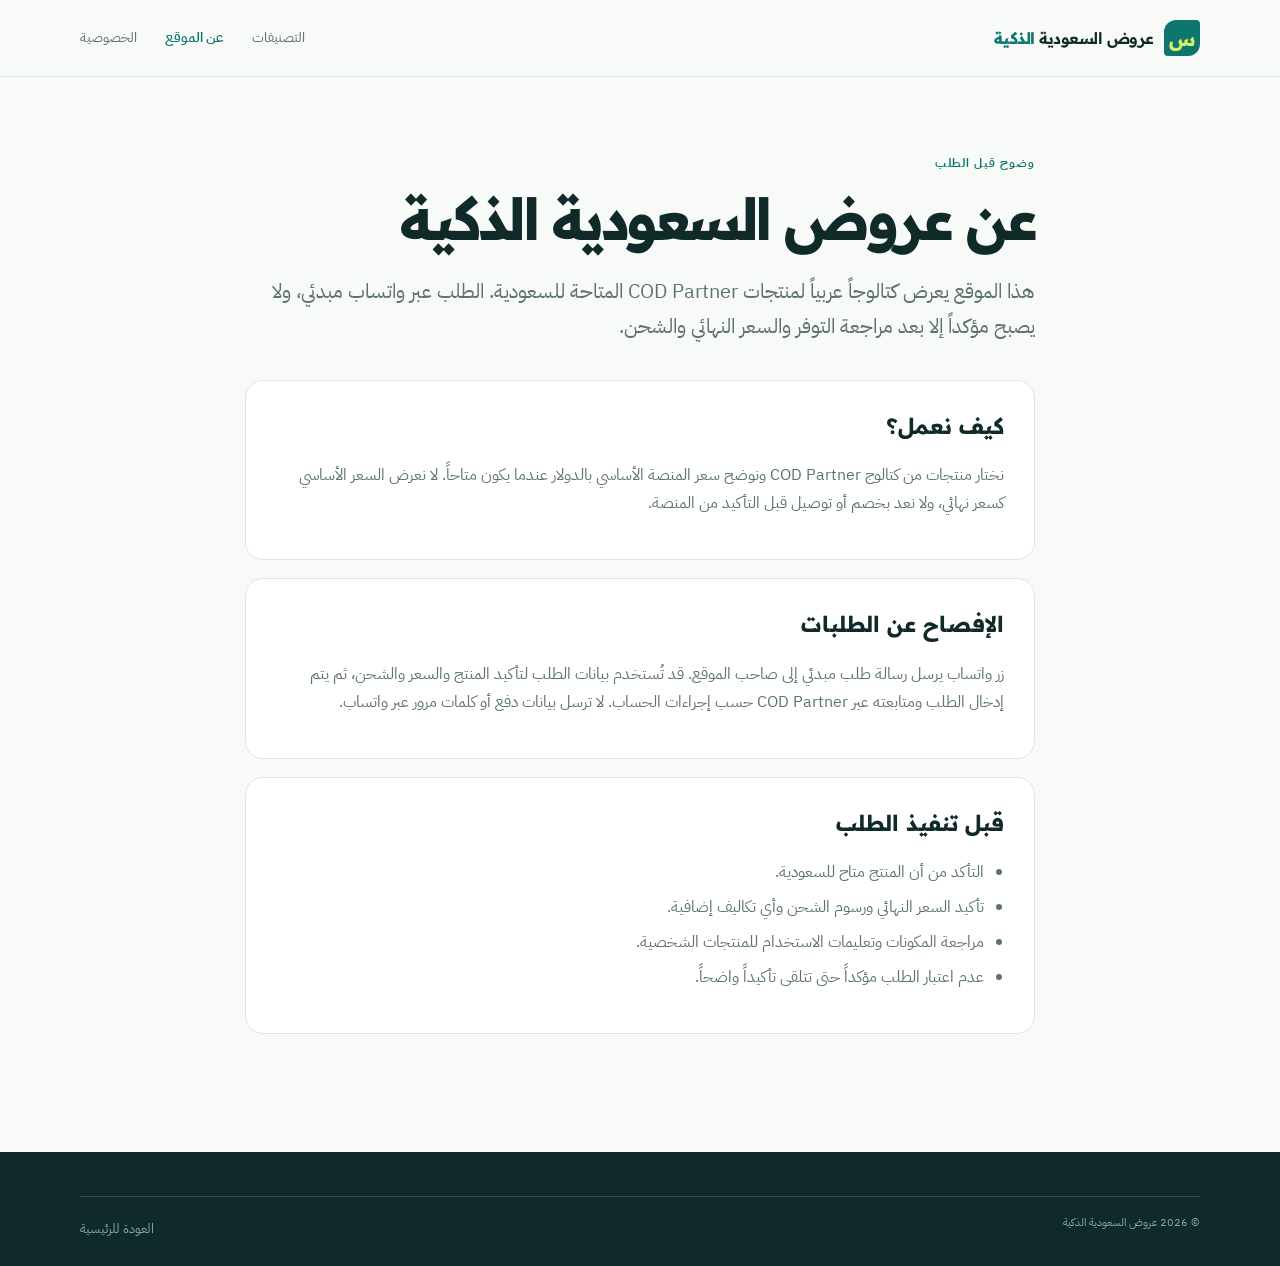
<file: about.html>
<!doctype html><html lang="ar" dir="rtl"><head><meta charset="utf-8"><meta name="viewport" content="width=device-width, initial-scale=1"><title>عن الموقع والإفصاح | عروض السعودية الذكية</title><meta name="description" content="تعرف على طريقة عمل عروض السعودية الذكية ومصدر منتجات COD Partner وإفصاح الطلبات. "><link rel="stylesheet" href="assets/css/styles.css"></head><body><header class="site-header"><div class="container nav-wrap"><a class="brand" href="index.html"><span class="brand-mark">س</span><span>عروض السعودية <b>الذكية</b></span></a><nav><a href="index.html#categories">التصنيفات</a><a class="active" href="about.html">عن الموقع</a><a href="privacy.html">الخصوصية</a></nav><button class="menu-button" aria-label="فتح القائمة">☰</button></div></header><main class="content-page"><div class="container narrow"><p class="eyebrow">وضوح قبل الطلب</p><h1>عن عروض السعودية الذكية</h1><p class="lead">هذا الموقع يعرض كتالوجاً عربياً لمنتجات COD Partner المتاحة للسعودية. الطلب عبر واتساب مبدئي، ولا يصبح مؤكداً إلا بعد مراجعة التوفر والسعر النهائي والشحن.</p><div class="info-card"><h2>كيف نعمل؟</h2><p>نختار منتجات من كتالوج COD Partner ونوضح سعر المنصة الأساسي بالدولار عندما يكون متاحاً. لا نعرض السعر الأساسي كسعر نهائي، ولا نعد بخصم أو توصيل قبل التأكيد من المنصة.</p></div><div id="disclosure" class="info-card"><h2>الإفصاح عن الطلبات</h2><p>زر واتساب يرسل رسالة طلب مبدئي إلى صاحب الموقع. قد تُستخدم بيانات الطلب لتأكيد المنتج والسعر والشحن، ثم يتم إدخال الطلب ومتابعته عبر COD Partner حسب إجراءات الحساب. لا ترسل بيانات دفع أو كلمات مرور عبر واتساب.</p></div><div class="info-card"><h2>قبل تنفيذ الطلب</h2><ul class="check-list"><li>التأكد من أن المنتج متاح للسعودية.</li><li>تأكيد السعر النهائي ورسوم الشحن وأي تكاليف إضافية.</li><li>مراجعة المكونات وتعليمات الاستخدام للمنتجات الشخصية.</li><li>عدم اعتبار الطلب مؤكداً حتى تتلقى تأكيداً واضحاً.</li></ul></div></div></main><footer class="site-footer"><div class="container footer-bottom"><span>© 2026 عروض السعودية الذكية</span><a href="index.html">العودة للرئيسية</a></div></footer><script src="assets/js/app.js" defer></script></body></html>
</file>
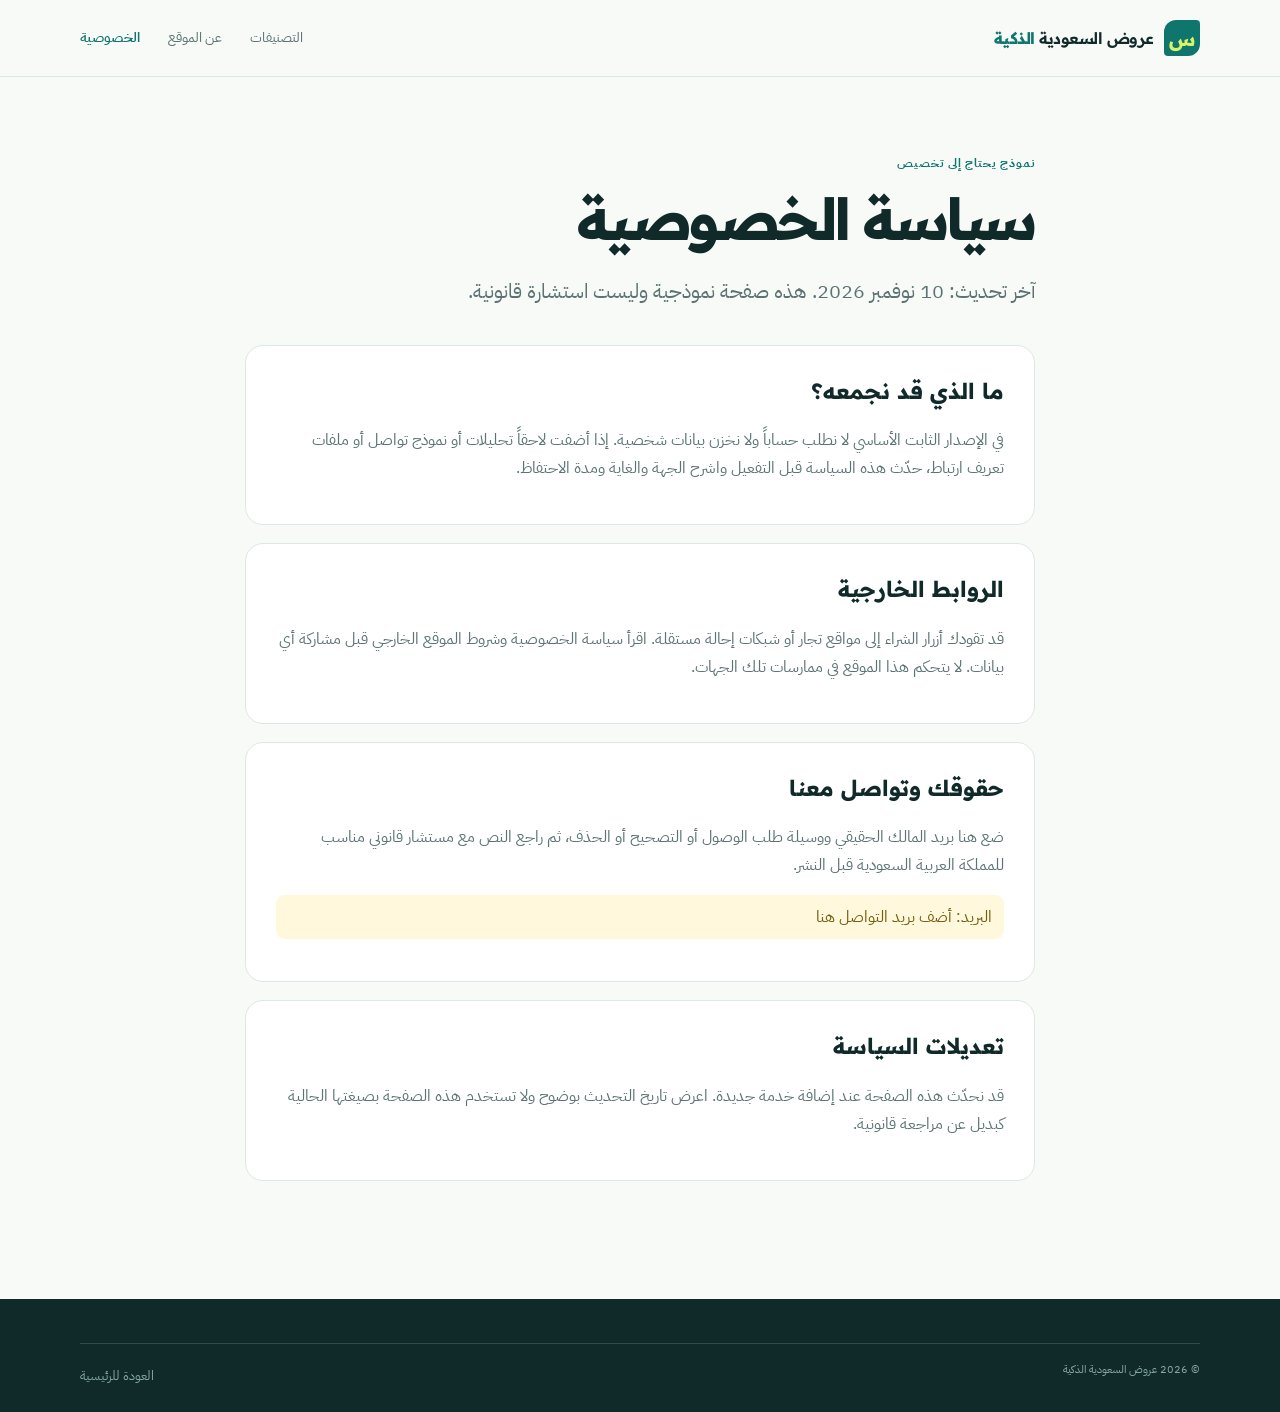
<file: privacy.html>
<!doctype html><html lang="ar" dir="rtl"><head><meta charset="utf-8"><meta name="viewport" content="width=device-width, initial-scale=1"><title>سياسة الخصوصية | عروض السعودية الذكية</title><meta name="description" content="نموذج سياسة خصوصية عربي لموقع عروض السعودية الذكية."><link rel="stylesheet" href="assets/css/styles.css"></head><body><header class="site-header"><div class="container nav-wrap"><a class="brand" href="index.html"><span class="brand-mark">س</span><span>عروض السعودية <b>الذكية</b></span></a><nav><a href="index.html#categories">التصنيفات</a><a href="about.html">عن الموقع</a><a class="active" href="privacy.html">الخصوصية</a></nav><button class="menu-button" aria-label="فتح القائمة">☰</button></div></header><main class="content-page"><div class="container narrow"><p class="eyebrow">نموذج يحتاج إلى تخصيص</p><h1>سياسة الخصوصية</h1><p class="lead">آخر تحديث: 10 نوفمبر 2026. هذه صفحة نموذجية وليست استشارة قانونية.</p><div class="info-card"><h2>ما الذي قد نجمعه؟</h2><p>في الإصدار الثابت الأساسي لا نطلب حساباً ولا نخزن بيانات شخصية. إذا أضفت لاحقاً تحليلات أو نموذج تواصل أو ملفات تعريف ارتباط، حدّث هذه السياسة قبل التفعيل واشرح الجهة والغاية ومدة الاحتفاظ.</p></div><div class="info-card"><h2>الروابط الخارجية</h2><p>قد تقودك أزرار الشراء إلى مواقع تجار أو شبكات إحالة مستقلة. اقرأ سياسة الخصوصية وشروط الموقع الخارجي قبل مشاركة أي بيانات. لا يتحكم هذا الموقع في ممارسات تلك الجهات.</p></div><div class="info-card"><h2>حقوقك وتواصل معنا</h2><p>ضع هنا بريد المالك الحقيقي ووسيلة طلب الوصول أو التصحيح أو الحذف، ثم راجع النص مع مستشار قانوني مناسب للمملكة العربية السعودية قبل النشر.</p><p class="placeholder">البريد: أضف بريد التواصل هنا</p></div><div class="info-card"><h2>تعديلات السياسة</h2><p>قد نحدّث هذه الصفحة عند إضافة خدمة جديدة. اعرض تاريخ التحديث بوضوح ولا تستخدم هذه الصفحة بصيغتها الحالية كبديل عن مراجعة قانونية.</p></div></div></main><footer class="site-footer"><div class="container footer-bottom"><span>© 2026 عروض السعودية الذكية</span><a href="index.html">العودة للرئيسية</a></div></footer><script src="assets/js/app.js" defer></script></body></html>
</file>
<file: assets/css/styles.css>
@import url('https://fonts.googleapis.com/css2?family=IBM+Plex+Sans+Arabic:wght@400;500;600;700&family=Readex+Pro:wght@400;600;700&display=swap');
:root{--ink:#102a2a;--muted:#5d7373;--paper:#f7faf7;--white:#fff;--teal:#0f766e;--teal-dark:#075e58;--lime:#d8f36a;--line:#dce8e4;--soft:#e9f3ee;--shadow:0 18px 50px rgba(16,42,42,.08)}*{box-sizing:border-box}html{scroll-behavior:smooth}body{margin:0;background:var(--paper);color:var(--ink);font-family:'IBM Plex Sans Arabic',Tahoma,sans-serif;line-height:1.75}a{color:inherit;text-decoration:none}.container{width:min(1120px,calc(100% - 40px));margin-inline:auto}.site-header{background:rgba(247,250,247,.92);border-bottom:1px solid var(--line);position:sticky;top:0;z-index:10;backdrop-filter:blur(12px)}.nav-wrap{height:76px;display:flex;align-items:center;justify-content:space-between;gap:24px}.brand{display:flex;align-items:center;gap:10px;font-family:'Readex Pro',sans-serif;font-weight:600;letter-spacing:-.03em}.brand b{color:var(--teal)}.brand-mark{display:grid;place-items:center;width:36px;height:36px;border-radius:12px 4px 12px 4px;background:var(--teal);color:var(--lime);font-weight:700;font-size:20px}nav{display:flex;gap:28px;color:var(--muted);font-size:14px}nav a:hover,nav a.active{color:var(--teal);font-weight:600}.menu-button{display:none;border:0;background:transparent;font-size:24px;color:var(--teal)}.hero{padding:80px 0 72px;background:radial-gradient(circle at 8% 20%,#dff5dd,transparent 28%),linear-gradient(120deg,#f7faf7 0%,#e9f4ee 100%)}.hero-grid{display:grid;grid-template-columns:1.15fr .85fr;gap:80px;align-items:center}.eyebrow{margin:0 0 10px;color:var(--teal);font-size:12px;font-weight:700;letter-spacing:.08em}.hero h1,.content-page h1{font-family:'Readex Pro',sans-serif;font-size:clamp(38px,6vw,70px);line-height:1.2;letter-spacing:-.06em;margin:0 0 20px}.hero h1 span{color:var(--teal);position:relative}.hero h1 span:after{content:'';position:absolute;bottom:-7px;right:0;width:72%;height:7px;background:var(--lime);z-index:-1;border-radius:20px}.hero-copy{font-size:18px;color:var(--muted);max-width:590px;margin:0 0 28px}.hero-actions{display:flex;gap:12px;align-items:center}.button{padding:12px 22px;border-radius:13px;font-weight:600;font-size:14px}.button.primary{background:var(--teal);color:white;box-shadow:0 8px 20px rgba(15,118,110,.2)}.button.primary:hover{background:var(--teal-dark)}.button.ghost{border:1px solid var(--line);background:white}.hero-card{background:var(--teal);color:white;border-radius:28px;padding:34px;box-shadow:var(--shadow);transform:rotate(-2deg)}.hero-card p{color:#c9e6df;margin:8px 0 26px}.hero-icon{display:block;color:var(--lime);font-size:56px;line-height:1;margin-bottom:22px}.hero-card strong{font-family:'Readex Pro';font-size:22px}.mini-stats{display:flex;gap:28px;border-top:1px solid rgba(255,255,255,.2);padding-top:20px;color:#c9e6df;font-size:12px}.mini-stats b{display:block;color:var(--lime);font-size:18px}.trust-strip{background:var(--teal-dark);color:#d9efea}.trust-items{display:flex;justify-content:space-between;gap:20px;padding:14px 0;font-size:13px}.section{padding:76px 0}.products-section{padding-top:24px}.section-heading{display:flex;align-items:end;justify-content:space-between;margin-bottom:28px}.section-heading h2{font-family:'Readex Pro';font-size:34px;letter-spacing:-.04em;margin:0}.text-link{color:var(--teal);font-size:13px;font-weight:600}.category-grid{display:grid;grid-template-columns:repeat(4,1fr);gap:16px}.category-card{background:white;border:1px solid var(--line);border-radius:20px;padding:24px;min-height:140px;transition:transform .2s,box-shadow .2s}.category-card:hover{transform:translateY(-4px);box-shadow:var(--shadow)}.category-card .cat-icon{font-size:28px;color:var(--teal);display:block;margin-bottom:10px}.category-card strong{font-size:17px}.category-card small{display:block;color:var(--muted);font-size:12px;margin-top:5px}.filters{display:flex;gap:12px;margin-bottom:24px}.filters label{position:relative}.search-box{flex:1;display:flex;align-items:center;background:white;border:1px solid var(--line);border-radius:12px;padding:0 15px;color:var(--teal)}.search-box input{border:0;outline:0;padding:13px 10px;width:100%;font:inherit;font-size:14px;background:transparent}select{border:1px solid var(--line);background:white;border-radius:12px;padding:13px 30px 13px 14px;font:inherit;color:var(--ink);min-width:150px}.product-grid{display:grid;grid-template-columns:repeat(3,1fr);gap:18px}.product-card{background:white;border:1px solid var(--line);border-radius:20px;overflow:hidden;display:flex;flex-direction:column}.product-visual{height:160px;background:linear-gradient(135deg,#d9efe7,#f6e9bc);display:grid;place-items:center;position:relative}.product-visual .visual-icon{font-size:48px;color:var(--teal)}.demo-tag{position:absolute;top:12px;right:12px;padding:4px 9px;border-radius:20px;background:#fff3c4;color:#755b00;font-size:10px;font-weight:700}.product-body{padding:19px;display:flex;flex-direction:column;flex:1}.product-category{font-size:11px;color:var(--teal);font-weight:700}.product-title{font-family:'Readex Pro';font-size:18px;margin:5px 0}.product-description{color:var(--muted);font-size:13px;margin:0 0 14px}.product-meta{display:flex;justify-content:space-between;align-items:center;margin-top:auto;padding-top:12px;border-top:1px solid var(--line)}.price{font-weight:700}.price small{display:block;color:var(--muted);font-size:10px;font-weight:400}.product-link{color:var(--teal);font-size:13px;font-weight:700}.result-count{color:var(--muted);font-size:13px}.empty-state{text-align:center;padding:50px;background:white;border:1px dashed var(--line);border-radius:20px}.disclosure-band{background:#eef6d8;padding:24px 0}.disclosure{display:flex;align-items:center;gap:16px}.disclosure-icon{display:grid;place-items:center;border:1px solid var(--teal);border-radius:50%;width:28px;height:28px;color:var(--teal);font-weight:700}.disclosure p{margin:2px 0 0;color:#4d6550;font-size:13px}.disclosure a{margin-right:auto;color:var(--teal);font-size:13px;font-weight:700;white-space:nowrap}.site-footer{background:#102a2a;color:#c9ddda;padding:44px 0 20px}.footer-grid{display:grid;grid-template-columns:1.3fr .7fr 1fr;gap:50px;padding-bottom:35px}.footer-brand{color:white}.site-footer strong{color:var(--lime);display:block;margin-bottom:10px}.site-footer a:not(.brand){display:block;margin:5px 0;font-size:13px}.site-footer p{font-size:13px;color:#9db8b4}.small-note{max-width:280px}.footer-bottom{border-top:1px solid rgba(255,255,255,.15);padding-top:16px;display:flex;justify-content:space-between;font-size:11px;color:#87a7a1}.content-page{padding:76px 0 100px}.narrow{max-width:790px}.content-page h1{font-size:clamp(38px,5vw,58px)}.lead{font-size:20px;color:var(--muted);margin-bottom:36px}.info-card{background:white;border:1px solid var(--line);border-radius:18px;padding:26px 30px;margin:18px 0}.info-card h2{font-family:'Readex Pro';font-size:22px;margin:0 0 10px}.info-card p{color:var(--muted)}.check-list{padding-right:20px;color:var(--muted)}.check-list li{margin:7px 0}.placeholder{background:#fff8dc;border-radius:9px;padding:8px 12px;color:#735f10!important}.sr-only{position:absolute;width:1px;height:1px;padding:0;margin:-1px;overflow:hidden;clip:rect(0,0,0,0);white-space:nowrap;border:0}@media(max-width:800px){.container{width:min(100% - 28px,640px)}nav{display:none}.menu-button{display:block}.hero{padding:54px 0}.hero-grid{grid-template-columns:1fr;gap:38px}.hero-card{transform:none}.trust-items{display:grid;grid-template-columns:1fr 1fr;gap:8px;font-size:11px}.category-grid{grid-template-columns:1fr 1fr}.product-grid{grid-template-columns:1fr 1fr}.filters{flex-wrap:wrap}.search-box{flex-basis:100%}.filters label:not(.search-box){flex:1}select{width:100%;min-width:0}.footer-grid{grid-template-columns:1fr;gap:24px}.disclosure{align-items:flex-start}.disclosure a{margin-top:6px}.footer-bottom{gap:10px;flex-wrap:wrap}}@media(max-width:480px){.category-grid,.product-grid{grid-template-columns:1fr}.section{padding:54px 0}.section-heading{align-items:start;gap:8px;flex-direction:column}.hero h1{font-size:43px}.hero-copy{font-size:16px}.product-visual{height:130px}}
.product-image{width:100%;height:100%;object-fit:cover;display:block}.review-tag,.live-tag{position:absolute;top:12px;right:12px;padding:4px 9px;border-radius:20px;font-size:10px;font-weight:700}.review-tag{background:#fff3c4;color:#755b00}.live-tag{background:#d9f6e7;color:#11613d}.product-link{white-space:nowrap}.product-link:hover{text-decoration:underline}
</file>
